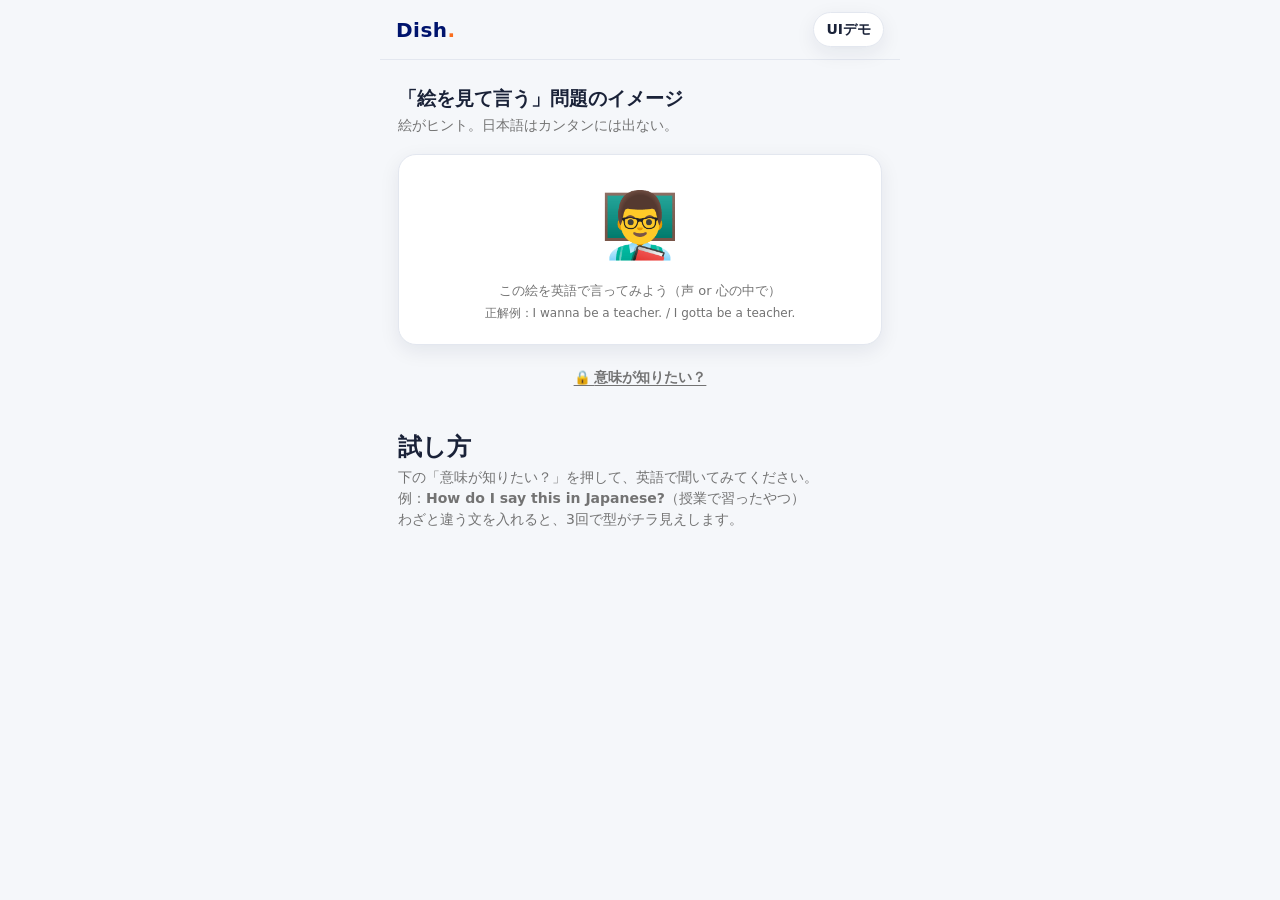
<file: demo.html>
<!doctype html>
<html lang="ja">
<head>
  <meta charset="utf-8">
  <meta name="viewport" content="width=device-width, initial-scale=1, maximum-scale=1, user-scalable=no">
  <title>ヒントUI デモ</title>
  <link rel="stylesheet" href="css/styles.css">
</head>
<body>
  <div id="app">
    <div class="topbar"><div class="logo">Dish<span>.</span></div><div class="spacer"></div>
      <div class="pill">UIデモ</div></div>
    <div class="wrap">
      <div class="h1" style="font-size:19px">「絵を見て言う」問題のイメージ</div>
      <p class="sub">絵がヒント。日本語はカンタンには出ない。</p>

      <div class="card" style="padding:22px;text-align:center;margin-bottom:6px">
        <div style="font-size:64px">👨‍🏫</div>
        <div style="color:var(--ink-soft);font-size:13px;margin-top:8px">この絵を英語で言ってみよう（声 or 心の中で）</div>
        <div style="font-size:12px;color:var(--ink-soft);margin-top:4px">正解例：I wanna be a teacher. / I gotta be a teacher.</div>
      </div>

      <div id="gate-slot"></div>

      <div style="margin-top:34px" class="h1" name="test">試し方</div>
      <p class="sub">下の「意味が知りたい？」を押して、英語で聞いてみてください。<br>
        例：<b>How do I say this in Japanese?</b>（授業で習ったやつ）<br>
        わざと違う文を入れると、3回で型がチラ見えします。</p>
    </div>
  </div>

  <script type="module">
    import { createHintGate } from './js/hintGate.js';
    import { jaFor, JA_COUNT } from './js/ja.js';
    const target = 'I wanna be a teacher.';
    const gate = createHintGate(jaFor(target), { label:'意味が知りたい？' });
    document.getElementById('gate-slot').append(gate);
    console.log('JA_COUNT', JA_COUNT, '| jaFor("'+target+'") =', jaFor(target));
  </script>
</body>
</html>
</file>
<file: css/styles.css>
/* ===== Dish Review App — base styles ===== */
:root{
  --bg:#f5f7fa;         /* cool near-white */
  --surface:#ffffff;
  --ink:#1a2238;        /* deep navy ink */
  --ink-soft:#737373;   /* Dish gray */
  --line:#e3e7ef;
  --brand:#00146d;      /* Dish navy */
  --brand-dark:#000d4d;
  --brand-soft:#e7ebf5;
  --accent:#fa6e1e;     /* Dish orange */
  --accent-soft:#ffe8d7;
  --gold:#fa6e1e;
  --good:#12a06a;       /* correct = green (clarity only) */
  --good-dark:#0e7f54;
  --good-soft:#e3f5ec;
  --bad:#e5533c;
  --bad-soft:#fdeae6;
  --shadow:0 6px 20px rgba(10,20,60,.08);
  --shadow-lg:0 14px 40px rgba(10,20,60,.16);
  --r:18px;
  --font:'Segoe UI',system-ui,-apple-system,'Hiragino Kaku Gothic ProN','Yu Gothic UI',sans-serif;
}
*{box-sizing:border-box}
html,body{margin:0;padding:0}
body{
  font-family:var(--font);
  background:var(--bg);
  color:var(--ink);
  -webkit-font-smoothing:antialiased;
  line-height:1.5;
}
#app{max-width:520px;margin:0 auto;min-height:100vh;position:relative;
  padding-bottom:calc(env(safe-area-inset-bottom, 0px) + 100px)}

/* ---- top bar ---- */
.topbar{
  position:sticky;top:0;z-index:20;
  display:flex;align-items:center;gap:12px;
  padding:calc(env(safe-area-inset-top, 0px) + 12px) 16px 12px;
  background:rgba(245,247,250,.92);backdrop-filter:blur(8px);
  border-bottom:1px solid var(--line);
}
.topbar .logo{font-weight:800;letter-spacing:.5px;color:var(--brand);font-size:20px}
.topbar .logo span{color:var(--accent)}
.brand-logo{height:34px;width:auto;display:block}
/* Dash product lockup on hero */
.hero-brand{display:flex;align-items:baseline;gap:10px;flex-wrap:wrap;margin-bottom:12px}
.hero-dash{font-size:34px;font-weight:900;font-style:italic;color:#fff;letter-spacing:1px;
  border-bottom:3px dashed var(--accent);padding-bottom:3px;line-height:1}
.hero-tag{font-size:13px;font-weight:800;color:#ffd9c2;letter-spacing:.3px}
.topbar .spacer{flex:1}
.pill{
  display:inline-flex;align-items:center;gap:6px;
  background:var(--surface);border:1px solid var(--line);border-radius:999px;
  padding:6px 12px;font-weight:700;font-size:14px;box-shadow:var(--shadow)
}
.pill .fire{filter:drop-shadow(0 1px 0 rgba(0,0,0,.05))}

.back-btn{
  border:none;background:var(--surface);border:1px solid var(--line);
  width:40px;height:40px;border-radius:12px;font-size:18px;cursor:pointer;
  display:flex;align-items:center;justify-content:center;box-shadow:var(--shadow)
}
.back-btn:active{transform:scale(.94)}

/* ---- generic ---- */
.wrap{padding:18px}
.h1{font-size:24px;font-weight:800;margin:6px 0 2px}
.sub{color:var(--ink-soft);font-size:14px;margin:0 0 18px}
.card{background:var(--surface);border:1px solid var(--line);border-radius:var(--r);box-shadow:var(--shadow)}

/* ---- home hero ---- */
.hero{
  background:linear-gradient(135deg,var(--brand),#1f43ad);
  color:#fff;border-radius:22px;padding:22px;margin:4px 0 20px;
  box-shadow:var(--shadow-lg);position:relative;overflow:hidden
}
.hero h2{margin:0 0 4px;font-size:20px}
.hero p{margin:0;opacity:.92;font-size:14px}
.hero .streak-row{display:flex;gap:10px;margin-top:16px}
.hero .stat{background:rgba(255,255,255,.16);border-radius:14px;padding:10px 14px;flex:1}
.hero .stat b{display:block;font-size:22px;line-height:1}
.hero .stat small{opacity:.9;font-size:12px}

/* ---- lesson list ---- */
.section-label{font-size:13px;font-weight:800;color:var(--ink-soft);text-transform:uppercase;letter-spacing:.6px;margin:22px 4px 10px}
.lesson{
  display:flex;align-items:center;gap:14px;padding:14px;margin-bottom:12px;
  border-radius:var(--r);background:var(--surface);border:1px solid var(--line);
  box-shadow:var(--shadow);cursor:pointer;transition:transform .08s
}
.lesson:active{transform:scale(.985)}
.lesson.locked{opacity:.55}
.lesson .num{
  width:44px;height:44px;border-radius:13px;flex:none;
  display:flex;align-items:center;justify-content:center;font-weight:800;font-size:18px;
  background:var(--brand-soft);color:var(--brand-dark)
}
.lesson.review .num{background:var(--accent-soft);color:var(--accent)}
.lesson .body{flex:1;min-width:0}
.lesson .title{font-weight:700;font-size:15px;white-space:nowrap;overflow:hidden;text-overflow:ellipsis}
.lesson .theme{color:var(--ink-soft);font-size:12.5px;white-space:nowrap;overflow:hidden;text-overflow:ellipsis}
.lesson .chev{color:var(--ink-soft);font-size:20px}
.lesson .badge{font-size:11px;font-weight:800;color:var(--accent);background:var(--accent-soft);padding:2px 8px;border-radius:999px}
.progress-dot{width:9px;height:9px;border-radius:50%;background:var(--line)}
.progress-dot.done{background:var(--brand)}

/* ---- game menu ---- */
.game-grid{display:grid;grid-template-columns:1fr 1fr;gap:12px;margin-top:6px}
.game-tile{
  border-radius:var(--r);padding:16px;background:var(--surface);border:1px solid var(--line);
  box-shadow:var(--shadow);cursor:pointer;text-align:left;transition:transform .08s
}
.game-tile:active{transform:scale(.97)}
.game-tile .ico{font-size:26px}
.game-tile .name{font-weight:800;margin-top:8px;font-size:15px}
.game-tile .desc{color:var(--ink-soft);font-size:12px;margin-top:2px}
.game-tile.soon{opacity:.6}
.game-tile .soon-tag{font-size:10px;font-weight:800;color:var(--ink-soft);background:var(--line);padding:2px 7px;border-radius:999px;display:inline-block;margin-top:8px}

/* ---- quiz play ---- */
.play{padding:18px;display:flex;flex-direction:column;min-height:calc(100vh - 64px)}
.progressbar{height:10px;background:var(--line);border-radius:999px;overflow:hidden;margin-bottom:6px}
.progressbar > i{display:block;height:100%;background:var(--brand);border-radius:999px;transition:width .3s}
.qcount{font-size:12.5px;color:var(--ink-soft);font-weight:700;text-align:right;margin-bottom:18px}

.prompt-ja{font-size:13px;color:var(--ink-soft);font-weight:700;margin-bottom:6px}
.qtext{font-size:26px;font-weight:800;line-height:1.35;margin:10px 0 4px}
.qtext .blank{display:inline-block;min-width:70px;border-bottom:3px solid var(--brand);margin:0 4px;color:transparent}
.qnote{color:var(--ink-soft);font-size:13px;margin-top:6px}

.choices{display:flex;flex-direction:column;gap:12px;margin-top:auto}
.choice{
  padding:15px 18px;border-radius:14px;background:var(--surface);border:2px solid var(--line);
  font-size:16px;font-weight:700;cursor:pointer;text-align:center;transition:.12s
}
.choice:active{transform:scale(.98)}
.choice.correct{background:var(--good-soft);border-color:var(--good);color:var(--good-dark)}
.choice.wrong{background:#fdeae6;border-color:var(--bad);color:var(--bad)}
.choice.disabled{pointer-events:none}

/* arrange game */
.answer-zone{
  min-height:64px;border:2px dashed var(--line);border-radius:14px;padding:10px;
  display:flex;flex-wrap:wrap;gap:8px;align-content:flex-start;margin:14px 0
}
.bank{display:flex;flex-wrap:wrap;gap:8px;margin-top:auto}
.token{
  padding:11px 15px;border-radius:12px;background:var(--surface);border:2px solid var(--line);
  font-size:16px;font-weight:700;cursor:pointer;transition:.1s
}
.token:active{transform:scale(.95)}
.token.placed{background:var(--brand-soft);border-color:var(--brand);color:var(--brand-dark)}
.token.wrong{background:#fdeae6;border-color:var(--bad);color:var(--bad)}
.token.ghost{opacity:.35;pointer-events:none}

/* feedback bar */
.feedback{
  position:sticky;bottom:0;margin:16px -18px -18px;padding:18px;border-top:1px solid var(--line);
  display:flex;align-items:center;gap:14px;animation:rise .25s ease
}
.feedback.ok{background:var(--good-soft)}
.feedback.ng{background:var(--bad-soft)}
.feedback .fb-ico{font-size:30px}
.feedback .fb-txt{flex:1}
.feedback .fb-title{font-weight:800;font-size:16px}
.feedback.ok .fb-title{color:var(--good-dark)}
.feedback.ng .fb-title{color:var(--bad)}
.feedback .fb-sub{font-size:13px;color:var(--ink-soft)}
@keyframes rise{from{transform:translateY(18px);opacity:0}to{transform:translateY(0);opacity:1}}

/* buttons */
.btn{
  border:none;border-radius:14px;padding:15px 20px;font-size:16px;font-weight:800;
  cursor:pointer;background:var(--brand);color:#fff;box-shadow:var(--shadow);width:100%;
  transition:.1s
}
.btn:active{transform:scale(.98)}
.btn.ghost{background:var(--surface);color:var(--ink);border:1px solid var(--line)}
.btn.accent{background:var(--accent)}
.btn:disabled{opacity:.45;cursor:default}

/* results */
.result{padding:30px 18px;text-align:center}
.result .big{font-size:56px}
.result .score{font-size:40px;font-weight:800;margin:6px 0}
.result .msg{color:var(--ink-soft);margin-bottom:24px}
.result .stars{font-size:34px;letter-spacing:6px;margin:10px 0}

.hint-audio{
  border:none;background:var(--brand);color:#fff;width:80px;height:80px;border-radius:24px;
  font-size:34px;cursor:pointer;box-shadow:var(--shadow-lg);margin:0 auto;display:block
}
.hint-audio:active{transform:scale(.95)}

.empty{padding:60px 24px;text-align:center;color:var(--ink-soft)}

/* ---- 先生からの評価 ---- */
.feedback-card{padding:16px}
.fb-top{display:flex;justify-content:space-between;align-items:center}
.fb-stars{font-size:20px;letter-spacing:1px;line-height:1.2;word-break:break-all}
.fb-date{color:var(--ink-soft);font-size:12px;font-weight:700;flex:none;margin-left:8px}
.fb-score-line{font-weight:800;font-size:15px;margin-top:8px}
.fb-note{margin-top:8px;color:var(--ink-soft);font-size:14px;background:var(--bg);border-radius:10px;padding:8px 10px}

/* ---- 今日の10問 CTA ---- */
.daily-cta{display:flex;align-items:center;gap:14px;width:100%;text-align:left;cursor:pointer;
  border:none;border-radius:18px;padding:16px;color:#fff;box-shadow:var(--shadow-lg);
  background:linear-gradient(135deg,#ffab45,#fa6e1e);transition:transform .08s}
.daily-cta:active{transform:scale(.985)}
.daily-cta.done{background:linear-gradient(135deg,#4bbf87,#12a06a)}
.daily-cta-ico{font-size:34px;flex:none}
.daily-cta-txt{flex:1;min-width:0}
.daily-cta-title{font-weight:800;font-size:16px}
.daily-cta-sub{font-size:12.5px;opacity:.92;margin-top:2px}
.daily-cta-go{flex:none;background:rgba(255,255,255,.22);border-radius:999px;padding:8px 14px;font-weight:800;font-size:13px}
.meet-btn{display:flex;align-items:center;justify-content:center;gap:10px;width:100%;border:none;
  border-radius:16px;padding:15px;margin-top:14px;cursor:pointer;color:#fff;font-weight:800;font-size:16px;
  background:linear-gradient(135deg,#2a7de1,#1a56c4);box-shadow:var(--shadow-lg)}
.meet-btn:active{transform:scale(.98)}
.meet-ico{font-size:22px}

/* ---- 弱点リスト ---- */
.weak-row{display:flex;align-items:center;gap:12px;background:var(--surface);border:1px solid var(--line);
  border-radius:14px;padding:12px 14px;margin-bottom:10px;box-shadow:var(--shadow)}
.weak-ico{font-size:24px;flex:none}
.weak-title{font-weight:800;font-size:14px}
.weak-sub{color:var(--ink-soft);font-size:12.5px}
.empty-feedback{padding:36px 20px;text-align:center;margin-top:8px}
.ef-title{font-weight:800;font-size:16px;margin:8px 0 4px}
.foot-links{display:flex;justify-content:center;gap:20px;margin-top:24px}
.daily-cta.rp{background:linear-gradient(135deg,#7b52d6,#5a2fb0)}

/* ---- ロールプレイ ---- */
.role-toggle{display:flex;gap:10px;margin:6px 0 16px}
.role-btn{flex:1;border:2px solid var(--line);background:var(--surface);border-radius:12px;padding:12px 0;
  font-size:15px;font-weight:800;cursor:pointer;color:var(--ink)}
.role-btn.on{background:var(--brand);border-color:var(--brand);color:#fff}
.rp-list{display:flex;flex-direction:column;gap:10px}
.rp-item{display:flex;align-items:center;gap:12px;width:100%;text-align:left;cursor:pointer;
  background:var(--surface);border:1px solid var(--line);border-radius:14px;padding:14px;box-shadow:var(--shadow)}
.rp-item-main{flex:1;min-width:0}
.rp-item-title{font-weight:800;font-size:15px}
.rp-item-sub{color:var(--ink-soft);font-size:12.5px;margin-top:2px}
.rp-item-go{color:var(--brand);font-weight:800}
.rp-play{padding:14px 16px;display:flex;flex-direction:column;min-height:calc(100vh - 130px)}
.rp-log{flex:1;display:flex;flex-direction:column;gap:12px;padding-bottom:14px}
.rp-bubble{max-width:82%;border-radius:16px;padding:11px 14px}
.rp-bubble.them{align-self:flex-start;background:var(--surface);border:1px solid var(--line);border-bottom-left-radius:5px}
.rp-bubble.me{align-self:flex-end;background:var(--brand-soft);border:1px solid var(--brand);border-bottom-right-radius:5px}
.rp-sp{font-size:11px;font-weight:800;color:var(--ink-soft);margin-bottom:3px}
.rp-bubble.me .rp-sp{color:var(--brand-dark)}
.rp-text{font-size:16px;font-weight:700;line-height:1.35}
.rp-said{font-size:12px;color:var(--bad);margin-top:4px;font-weight:700}
.rp-bottom{position:sticky;bottom:0;background:var(--bg);padding-top:10px}
.rp-cue{background:var(--accent-soft);border:1px solid var(--accent);border-radius:14px;padding:14px;text-align:center;margin-bottom:10px}
.rp-cue-label{font-size:12px;font-weight:800;color:var(--accent);margin-bottom:4px}
.rp-cue-ja{font-size:17px;font-weight:800}

/* ---- 講師：スコア＆弱点入力 ---- */
.score-row{display:grid;grid-template-columns:repeat(5,1fr);gap:8px}
.score-btn{border:2px solid var(--line);background:var(--surface);border-radius:12px;padding:12px 0;
  font-size:17px;font-weight:800;cursor:pointer;color:var(--ink)}
.score-btn.on{background:var(--brand);border-color:var(--brand);color:#fff}
.fb-lesson-sel{width:100%;-webkit-appearance:menulist;appearance:auto;border:2px solid var(--brand);
  border-radius:12px;padding:13px 10px;font-size:16px;font-weight:800;font-family:inherit;
  background:var(--surface);color:var(--brand-dark)}
.fb-editnote{text-align:center;font-size:13px;font-weight:700;color:var(--ink-soft);margin-top:8px}
.fb-editnote.edit{color:var(--accent)}
.wp-lesson-row{display:flex;align-items:center;gap:8px;margin-bottom:12px}
.wp-lesson-lb{font-size:13px;font-weight:800;color:var(--ink-soft);flex:none}
.wp-lesson-row .select{flex:1;min-width:0}
.skill-toggles{display:flex;flex-wrap:wrap;gap:8px}
.skill-toggle{border:2px solid var(--line);background:var(--surface);border-radius:999px;
  padding:10px 15px;font-size:14px;font-weight:800;cursor:pointer;color:var(--ink)}
.skill-toggle:active{transform:scale(.96)}
.skill-toggle.on{background:var(--accent);border-color:var(--accent);color:#fff}
.wp-selects{display:flex;gap:8px;margin-bottom:4px}
.select{-webkit-appearance:menulist;appearance:auto;text-align:left;flex:1;min-width:0}
.chips{display:flex;flex-wrap:wrap;gap:8px;margin-top:12px}
.chip{background:var(--brand-soft);color:var(--brand-dark);border-radius:999px;padding:6px 10px;
  font-size:13px;font-weight:700;display:inline-flex;align-items:center;gap:2px}
.chip-x{cursor:pointer;font-weight:900;padding:0 2px}
.tr-meta{display:flex;align-items:center;gap:10px;font-weight:800;font-size:13px}
.tr-score{color:var(--gold)}

/* ---- 下部タブバー ---- */
.tabbar{position:fixed;bottom:0;left:50%;transform:translateX(-50%);width:100%;max-width:520px;z-index:50;
  display:flex;background:var(--surface);border-top:1px solid var(--line);
  box-shadow:0 -4px 16px rgba(10,20,60,.06);
  padding-top:8px;padding-bottom:calc(env(safe-area-inset-bottom, 0px) + 12px)}
.tab{flex:1;border:none;background:none;cursor:pointer;padding:6px 0;color:var(--ink-soft);
  display:flex;flex-direction:column;align-items:center;min-height:52px;justify-content:center}
.tab:active{transform:scale(.94)}
.tab-ico{font-size:24px;line-height:1}
.tab-label{font-size:11px;font-weight:800;margin-top:4px}
.tab.on{color:var(--brand)}

/* ---- スケジュール（週間ビュー） ---- */
.term-card{padding:14px 16px;margin-bottom:14px}
.term-label{font-size:12px;font-weight:800;color:var(--ink-soft)}
.term-range{font-size:16px;font-weight:800;margin-top:2px}
.wk-card{padding:4px 8px}
.wk-row{display:flex;align-items:center;gap:12px;padding:12px 6px;border-bottom:1px solid var(--line)}
.wk-row:last-child{border-bottom:none}
.wk-row:not(.has){opacity:.45}
.wk-rowday{width:40px;height:40px;border-radius:12px;flex:none;display:flex;align-items:center;
  justify-content:center;font-weight:800;font-size:16px;background:var(--bg);color:var(--ink-soft)}
.wk-rowday.wknd{color:var(--accent)}
.wk-row.has .wk-rowday{background:var(--brand);color:#fff}
.wk-rowslots{flex:1;display:flex;flex-wrap:wrap;gap:8px}
.wk-chip{border-radius:12px;padding:9px 14px;display:flex;flex-direction:column;line-height:1.25}
.wk-chip.jp{background:var(--brand-soft);border:1px solid var(--brand)}
.wk-chip.native{background:var(--accent-soft);border:1px solid var(--accent)}
.wk-chip-type{font-size:13px;font-weight:800}
.wk-chip.jp .wk-chip-type{color:var(--brand-dark)}
.wk-chip.native .wk-chip-type{color:var(--accent)}
.wk-chip-time{font-size:12.5px;font-weight:700;color:var(--ink-soft)}
.wk-none{color:var(--ink-soft);font-size:14px;padding-left:2px}
.sched-legend{display:flex;gap:16px;justify-content:center;margin-top:14px;font-size:13px;font-weight:700}
.lg.jp{color:var(--brand)}
.lg.native{color:var(--accent)}
/* 講師：スケジュール入力 */
.sched-row{display:flex;align-items:center;gap:8px}
.sched-day{-webkit-appearance:menulist;appearance:auto;border:2px solid var(--line);border-radius:12px;
  padding:12px 6px;font-size:15px;font-family:inherit;background:var(--surface);flex:none;min-width:82px}
.sched-time{flex:1;min-width:0;border:2px solid var(--line);border-radius:12px;padding:11px 6px;
  font-size:15px;font-family:inherit;background:var(--surface);text-align:center}
.sched-time:focus,.sched-day:focus{outline:none;border-color:var(--brand)}
.tilde{color:var(--ink-soft);font-weight:800;flex:none}

/* ---- ランキング ---- */
.rank-list{display:flex;flex-direction:column;gap:8px}
.rank-row{display:flex;align-items:center;gap:12px;background:var(--surface);border:1px solid var(--line);
  border-radius:14px;padding:12px 14px;box-shadow:var(--shadow)}
.rank-row.me{border-color:var(--brand);background:var(--brand-soft)}
.rank-pos{width:34px;text-align:center;font-size:20px;font-weight:800;flex:none}
.rank-name{flex:1;font-weight:800;min-width:0;white-space:nowrap;overflow:hidden;text-overflow:ellipsis}
.rank-stars{font-weight:800;color:var(--gold)}

/* ---- 予約 ---- */
.kind-row{display:flex;flex-wrap:wrap;gap:8px;margin-bottom:6px}
.kind-btn{border:2px solid var(--line);background:var(--surface);border-radius:999px;padding:9px 14px;
  font-size:14px;font-weight:800;cursor:pointer;color:var(--ink)}
.kind-btn:active{transform:scale(.96)}
.kind-btn.on{background:var(--brand);border-color:var(--brand);color:#fff}
.slot-list{display:flex;flex-direction:column;gap:10px;margin-top:12px}
.slot-item{display:flex;align-items:center;gap:12px;width:100%;text-align:left;cursor:pointer;
  background:var(--surface);border:1px solid var(--line);border-radius:14px;padding:14px;box-shadow:var(--shadow)}
.slot-item:not(.static):active{transform:scale(.99)}
.slot-item.static{cursor:default}
.slot-main{flex:1;min-width:0}
.slot-when{font-weight:800;font-size:15px}
.slot-sub{color:var(--ink-soft);font-size:12.5px;margin-top:2px}
.slot-go{flex:none;background:var(--brand);color:#fff;border-radius:999px;padding:8px 16px;font-weight:800;font-size:13px}
.resv-row{display:flex;align-items:center;gap:12px;background:var(--good-soft);border:1px solid var(--good);
  border-radius:14px;padding:12px 14px;margin-bottom:10px}
.resv-main{flex:1;min-width:0}
.resv-when{font-weight:800;font-size:15px;color:var(--good-dark)}
.resv-sub{color:var(--ink-soft);font-size:12.5px}
.resv-cancel{flex:none;border:1px solid var(--bad);background:none;color:var(--bad);border-radius:999px;
  padding:7px 12px;font-size:12.5px;font-weight:800;cursor:pointer}
.book-link{display:flex;align-items:center;gap:14px;text-decoration:none;color:inherit;
  background:var(--surface);border:1px solid var(--line);border-radius:16px;padding:16px;
  box-shadow:var(--shadow);margin-bottom:12px}
.book-link:active{transform:scale(.99)}
.book-ico{font-size:30px;flex:none}
.book-txt{flex:1;min-width:0}
.book-title{font-weight:800;font-size:16px}
.book-sub{color:var(--ink-soft);font-size:12.5px;margin-top:2px}
.book-go{flex:none;background:var(--brand);color:#fff;border-radius:999px;padding:9px 16px;font-weight:800;font-size:13px}

/* ---- auth / login ---- */
.auth-wrap{padding:48px 22px 30px;display:flex;flex-direction:column;align-items:center;text-align:center}
.auth-logo{height:56px;margin-bottom:16px}
.auth-dash{font-size:40px;font-weight:900;font-style:italic;color:var(--brand);letter-spacing:1px;
  border-bottom:4px dashed var(--accent);padding-bottom:4px;line-height:1}
.auth-tag{color:var(--ink-soft);font-weight:800;font-size:13px;margin-top:8px;margin-bottom:26px}
.auth-card{width:100%;max-width:360px;padding:20px;text-align:left}
.auth-title{font-weight:800;font-size:15px;margin-bottom:12px;text-align:center}
.auth-input{width:100%;border:2px solid var(--line);border-radius:12px;padding:14px;
  font-size:16px;font-family:inherit;outline:none;text-align:center}
.auth-input:focus{border-color:var(--brand)}
.auth-msg{font-size:13px;margin-top:8px;text-align:center;font-weight:700;min-height:0}
.auth-msg.ng{color:var(--bad)}
.auth-teacher{margin-top:22px;background:none;border:none;color:var(--ink-soft);
  font-weight:700;text-decoration:underline;text-underline-offset:3px;cursor:pointer;font-size:13px}
.topbar-title{font-weight:800;color:var(--brand)}
.logout-link{display:block;margin:24px auto 0;background:none;border:none;color:var(--ink-soft);
  font-weight:700;text-decoration:underline;text-underline-offset:3px;cursor:pointer;font-size:13px}

/* teacher */
.teacher-result{margin-top:14px}
.code-issued{background:var(--good-soft);border:1px solid var(--good);border-radius:12px;padding:14px;text-align:center}
.code-big{font-size:26px;font-weight:900;color:var(--good-dark);letter-spacing:1px;margin:4px 0;font-family:monospace}
.teacher-list{display:flex;flex-direction:column;gap:8px}
.teacher-row{display:flex;align-items:center;justify-content:space-between;background:var(--surface);
  border:1px solid var(--line);border-radius:12px;padding:12px 14px;box-shadow:var(--shadow)}
.tr-main b{font-size:15px}
.tr-code{font-family:monospace;color:var(--ink-soft);font-size:13px;margin-left:8px}
.tr-streak{font-weight:800;color:var(--accent)}

/* ---- streak (dopamine) ---- */
.pill.tappable,.stat.tappable{cursor:pointer}
.pill.tappable:active,.stat.tappable:active{transform:scale(.96)}
.streak-hero{
  background:linear-gradient(165deg,#ffab45,#fa6e1e 70%);
  color:#fff;text-align:center;padding:26px 20px 30px;
  border-radius:0 0 26px 26px;box-shadow:var(--shadow-lg)
}
.flame{font-size:74px;line-height:1;filter:drop-shadow(0 6px 10px rgba(180,60,0,.35))}
.flame.lit{animation:flamepop .6s ease}
@keyframes flamepop{0%{transform:scale(.6) rotate(-6deg)}60%{transform:scale(1.15)}100%{transform:scale(1)}}
.streak-num{font-size:66px;font-weight:900;line-height:1;margin-top:4px;letter-spacing:1px}
.streak-unit{font-size:20px;font-weight:800;margin-top:2px}
.streak-msg{background:rgba(0,0,0,.16);border-radius:14px;padding:11px 14px;margin-top:16px;
  font-size:14px;font-weight:700}

.weekdots-card{padding:16px;margin-top:16px}
.weekdots-title{font-weight:800;font-size:14px;margin-bottom:12px;text-align:center}
.weekdots{display:flex;justify-content:space-between}
.wd-col{display:flex;flex-direction:column;align-items:center;gap:6px}
.wd-col small{color:var(--ink-soft);font-size:12px;font-weight:700}
.wd-dot{width:34px;height:34px;border-radius:50%;background:var(--line);display:flex;
  align-items:center;justify-content:center;font-size:16px}
.wd-dot.on{background:var(--accent-soft)}

.cal-card{padding:16px;margin-bottom:12px}
.cal-title{text-align:center;font-weight:800;margin-bottom:12px}
.cal-grid{display:grid;grid-template-columns:repeat(7,1fr);gap:6px}
.cal-wd{text-align:center;font-size:12px;color:var(--ink-soft);font-weight:700;padding-bottom:4px}
.cal-cell{height:42px;display:flex;align-items:center;justify-content:center;color:var(--ink)}
.cal-cell.empty{visibility:hidden}
.cal-num{width:34px;height:34px;display:flex;align-items:center;justify-content:center;
  border-radius:50%;font-size:14px;font-weight:700}
.cal-cell.active .cal-num{background:var(--accent);color:#fff;box-shadow:0 3px 8px rgba(250,110,30,.35)}
.cal-cell.today .cal-num{outline:2px solid var(--brand);outline-offset:2px}
.goal-card{padding:16px}
.goal-row{display:flex;justify-content:space-between;font-weight:800;font-size:14px;margin-bottom:10px}
.goal-row b{color:var(--accent)}
.goal-longest{margin-top:12px;color:var(--ink-soft);font-size:13px;font-weight:700}

/* ---- picture cue games ---- */
.cue-wrap{background:#eaf3fb;border:1px solid var(--line);border-radius:16px;padding:8px;
  display:flex;justify-content:center;margin:6px 0 14px}
.cue-img{width:100%;max-width:340px;border-radius:12px;display:block}
.qtext.small{font-size:22px}
.cue-hint{text-align:center;color:var(--ink-soft);font-size:14px;margin-bottom:10px}
.cue-hint b{color:var(--brand-dark);font-size:16px}
.mic-btn{border:none;background:var(--brand);color:#fff;width:88px;height:88px;border-radius:50%;
  font-size:38px;cursor:pointer;box-shadow:var(--shadow-lg);margin:4px auto 6px;display:block}
.mic-btn:active{transform:scale(.95)}
.mic-btn.listening{background:var(--accent);animation:pulse 1s infinite}
@keyframes pulse{0%,100%{box-shadow:0 0 0 0 rgba(255,122,89,.5)}50%{box-shadow:0 0 0 16px rgba(255,122,89,0)}}
.mic-status{min-height:20px;color:var(--ink-soft);font-size:14px;font-weight:700;margin-top:4px}
.answer-reveal{border-radius:14px;padding:16px;text-align:center;margin-top:12px;
  background:var(--surface);border:1px solid var(--line)}
.answer-reveal.ok{background:var(--good-soft);border-color:var(--good)}
.answer-reveal.neutral{background:var(--brand-soft);border-color:var(--brand)}
.answer-en{font-size:22px;font-weight:800;color:var(--brand-dark)}
.answer-reveal.ok .answer-en{color:var(--good-dark)}
.answer-ja{font-size:15px;color:var(--ink-soft);margin-top:4px}
.said-wrong{background:var(--bad-soft);border:1px solid var(--bad);border-radius:14px;
  padding:14px;text-align:center;margin-top:12px}
.said-en{font-size:21px;font-weight:800;color:var(--bad)}
.reveal-label{font-size:12px;font-weight:800;color:var(--ink-soft);margin-bottom:4px}
.reveal-label.good{color:var(--good-dark)}
.reveal-label.bad{color:var(--bad)}

/* 正解お祝い（全画面ド派手） */
.celebrate{position:fixed;inset:0;z-index:200;display:flex;flex-direction:column;
  align-items:center;justify-content:center;text-align:center;padding:28px;
  background:linear-gradient(160deg,#ffa53d 0%,#fa6e1e 50%,#e3390f 100%);color:#fff;
  animation:cele-in .25s ease;overflow:hidden}
@keyframes cele-in{from{opacity:0}to{opacity:1}}
.cele-bigflame{position:absolute;top:50%;left:50%;transform:translate(-50%,-50%);
  font-size:min(80vw,440px);opacity:.16;pointer-events:none;
  animation:flame-throb 1.1s ease-in-out infinite}
@keyframes flame-throb{0%,100%{transform:translate(-50%,-50%) scale(1)}50%{transform:translate(-50%,-53%) scale(1.14)}}
.cele-runner{position:absolute;top:13%;left:0;white-space:nowrap;font-size:58px;z-index:2;
  animation:dash-across 1.15s cubic-bezier(.45,0,.15,1) .05s 2 forwards}
@keyframes dash-across{from{transform:translateX(-45vw)}to{transform:translateX(125vw)}}
.cele-icon{width:170px;height:170px;border-radius:30px;position:relative;z-index:2;
  box-shadow:0 16px 42px rgba(120,30,0,.45);
  animation:icon-pop .6s cubic-bezier(.2,1.7,.35,1) both}
@keyframes icon-pop{0%{transform:scale(.1) rotate(-20deg);opacity:0}
  60%{transform:scale(1.18) rotate(6deg);opacity:1}100%{transform:scale(1) rotate(0)}}
.celebrate-word{font-size:46px;font-weight:900;margin:16px 0 8px;letter-spacing:1px;z-index:2;
  text-shadow:0 3px 0 rgba(0,0,0,.18);animation:word-pop .45s .25s both cubic-bezier(.2,1.6,.4,1)}
@keyframes word-pop{from{transform:scale(.4);opacity:0}to{transform:scale(1);opacity:1}}
.celebrate-en{font-size:22px;font-weight:800;background:rgba(255,255,255,.2);z-index:2;
  border-radius:14px;padding:12px 18px;margin-bottom:26px;max-width:360px}
.celebrate-next{max-width:360px;width:100%;background:#fff;color:var(--brand);z-index:2}
.confetti{position:absolute;inset:0;overflow:hidden;pointer-events:none;z-index:3}
.confetti span{position:absolute;left:50%;top:42%;font-size:32px;
  animation:cele-burst 1.1s ease-out forwards}
@keyframes cele-burst{
  0%{transform:translate(-50%,-50%) scale(.2);opacity:0}
  20%{opacity:1}
  100%{transform:translate(calc(-50% + var(--tx)),calc(-50% + var(--ty))) scale(1.1) rotate(var(--r));opacity:0}}
.selfcheck{display:flex;gap:12px;margin-top:14px}
.selfcheck .btn{margin:0}

/* ---- 日本語ヒントゲート ---- */
.hint-gate{margin-top:16px}
.hint-gate-open{
  border:none;background:none;color:var(--ink-soft);font-weight:700;font-size:13.5px;
  cursor:pointer;padding:8px 4px;text-decoration:underline;text-underline-offset:3px;
  display:block;margin:0 auto
}
.hint-card{
  background:var(--surface);border:1px solid var(--line);border-radius:16px;
  padding:16px;box-shadow:var(--shadow);animation:rise .2s ease
}
.hint-title{font-weight:800;font-size:15px}
.hint-sub{color:var(--ink-soft);font-size:12.5px;margin:2px 0 12px}
.hint-input{
  width:100%;border:2px solid var(--line);border-radius:12px;padding:13px 14px;
  font-size:16px;font-family:inherit;outline:none;transition:border-color .15s
}
.hint-input:focus{border-color:var(--brand)}
.hint-msg{font-size:13px;margin-top:8px;min-height:0}
.hint-msg.ng{color:var(--bad);font-weight:700}
.hint-scaffold{margin-top:8px;font-size:13px;color:var(--ink-soft);background:var(--brand-soft);
  padding:8px 10px;border-radius:10px}
.hint-card.unlocked{background:var(--brand-soft);border-color:var(--brand)}
.hint-said{font-size:14px;color:var(--brand-dark);font-weight:700}
.hint-reveal{font-size:20px;margin-top:8px}
.hint-reveal b{color:var(--ink)}
.hint-reveal.muted{font-size:14px;color:var(--ink-soft)}
@keyframes shake{10%,90%{transform:translateX(-2px)}30%,70%{transform:translateX(4px)}50%{transform:translateX(-6px)}}
.shake{animation:shake .4s}
</file>
